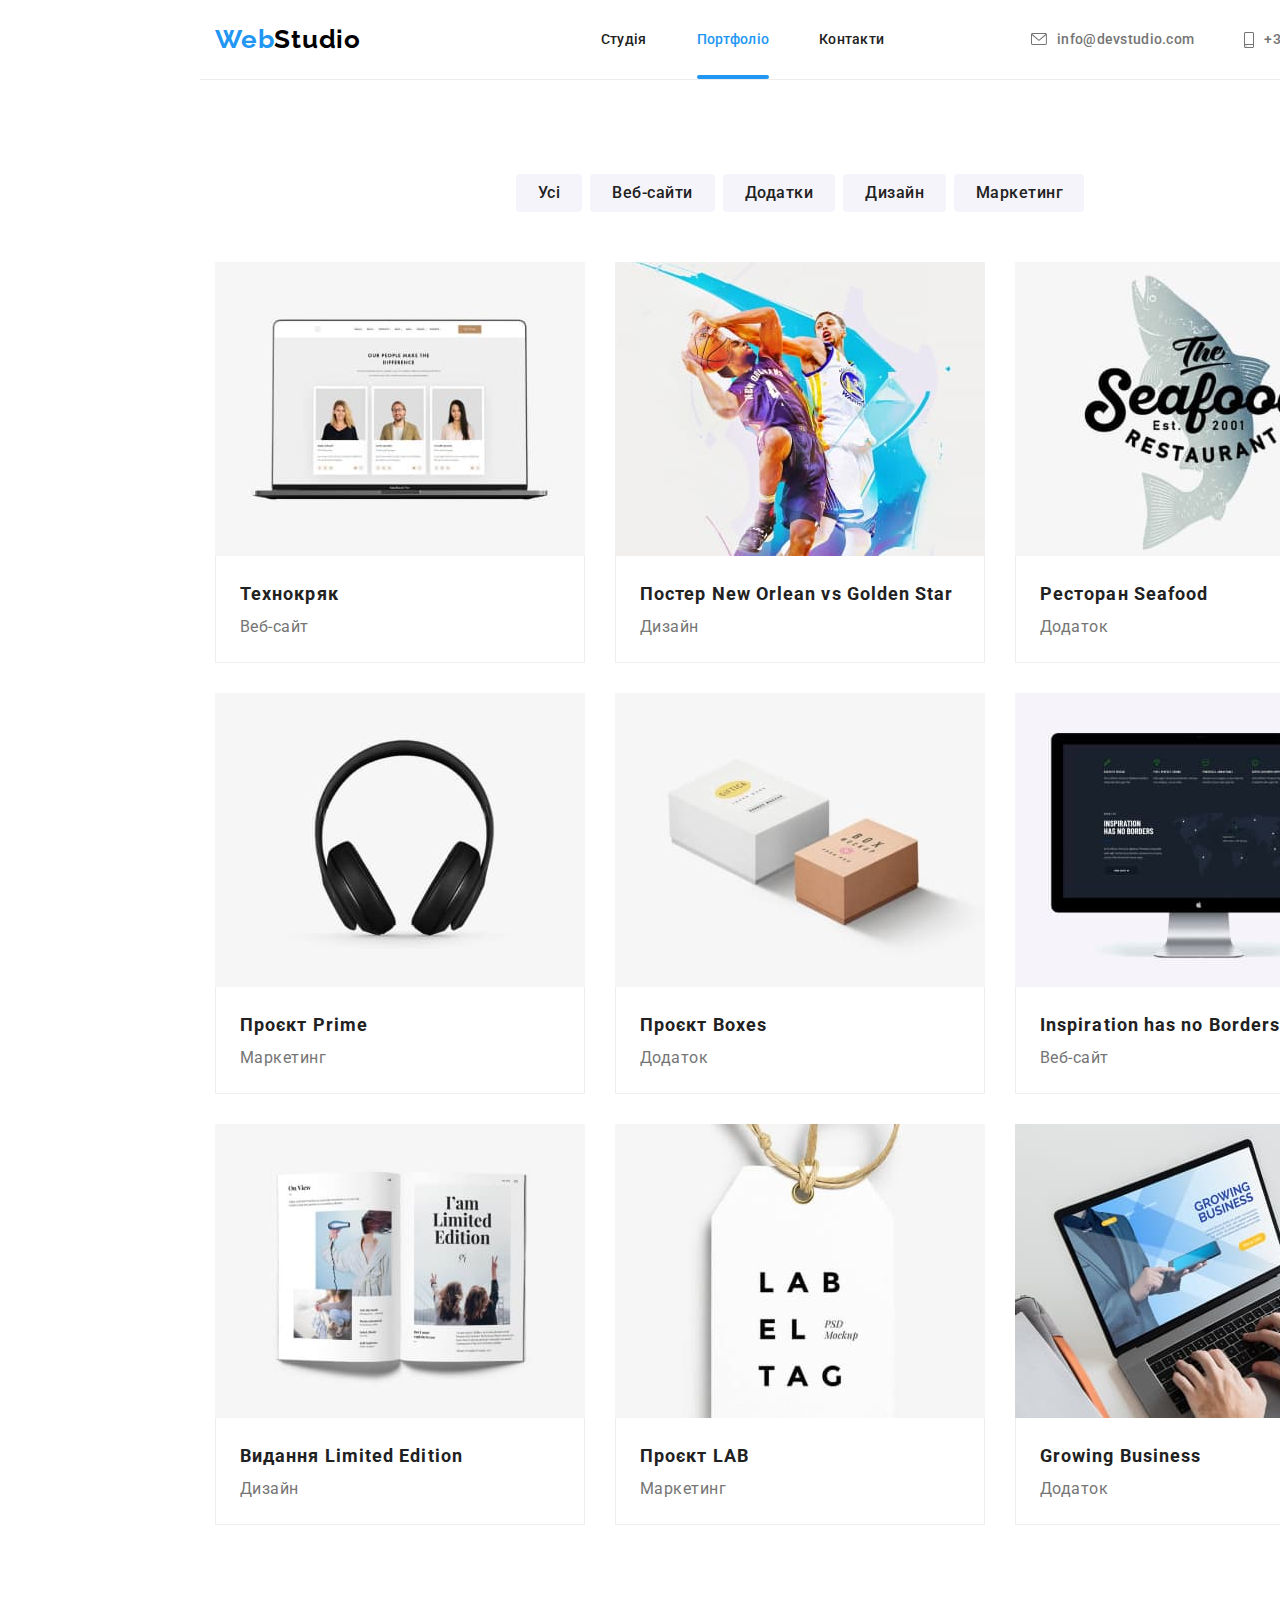
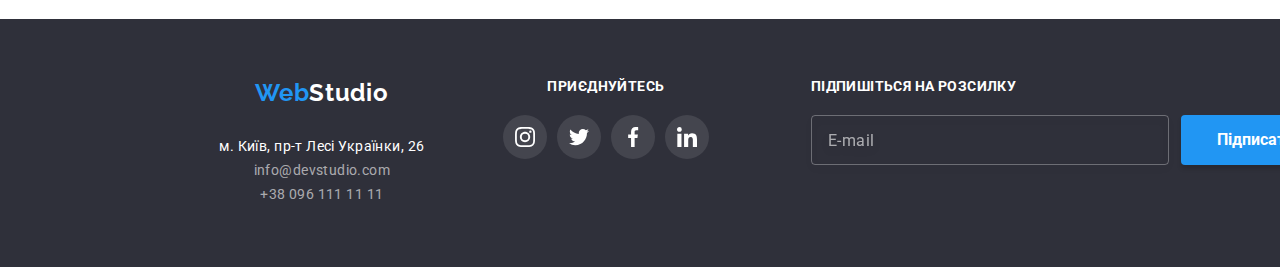
<file: portfolio.html>
<!DOCTYPE html>
<html lang="uk">
  <head>
    <meta charset="UTF-8" />
    <meta http-equiv="X-UA-Compatible" content="IE=edge" />
    <meta name="viewport" content="width=device-width, initial-scale=1.0" />
    <title>Document</title>
    <link rel="preconnect" href="https://fonts.googleapis.com" />
    <link rel="preconnect" href="https://fonts.gstatic.com" crossorigin />
    <link
      href="https://fonts.googleapis.com/css2?family=Raleway:wght@700&family=Roboto:wght@400;500;700;900&display=swap"
      rel="stylesheet"
    />
    <link
      rel="stylesheet"
      href="https://cdnjs.cloudflare.com/ajax/libs/modern-normalize/1.1.0/modern-normalize.min.css"
    />
    <link rel="stylesheet" href="./css/main.min.css" />
  </head>

  <body>
    <!--Header nav + cont.-->

    <header class="page-header">
      <div class="container page-header__main">
        <a href="./index.html" class="logo"><span class="logo__accent">Web</span>Studio</a>
        <nav>
          <ul class="nav">
            <li class="nav__item">
              <a href="./index.html" class="nav__link">Студія</a>
            </li>
            <li class="nav__item">
              <a href="./portfolio.html" class="nav__link nav__link--current">Портфоліо</a>
            </li>
            <li class="nav__item">
              <a href="" class="nav__link">Контакти</a>
            </li>
          </ul>
        </nav>

        <ul class="contact">
          <li class="contact__item">
            <a class="contact__link" href="mailto:info@devstudio.com"
              ><svg width="16px" height="12px" class="contact__icon">
                <use href="./images/icons.svg#icon-mail"></use></svg
              >info@devstudio.com</a
            >
          </li>

          <li class="contact__item">
            <a class="contact__link" href="tell:+380961111111">
              <svg width="10" height="16" class="contact__icon">
                <use href="./images/icons.svg#icon-smartphone"></use>
              </svg>
              +38 096 111 11 11</a
            >
          </li>
        </ul>
      </div>
    </header>

    <!-- Main -->
    <main>
      <section class="section">
        <div class="container">
          <!--Портфоліо (ЗАГОЛОВОК h1 прибрати в CSS)-->
          <h1 class="visually-hidden">Портфоліо</h1>

          <ul class="button-list">
            <li class="button-list__item">
              <button type="button" class="button-list__filter">Усі</button>
            </li>
            <li class="button-list__item">
              <button type="button" class="button-list__filter">Веб-сайти</button>
            </li>
            <li class="button-list__item">
              <button type="button" class="button-list__filter">Додатки</button>
            </li>
            <li class="button-list__item">
              <button type="button" class="button-list__filter">Дизайн</button>
            </li>
            <li class="button-list__item">
              <button type="button" class="button-list__filter">Маркетинг</button>
            </li>
          </ul>

          <ul class="filter-list">
            <li class="filter-list__item">
              <a class="filter-list__link" href="">
                <div class="filter-list__box">
                  <img
                    class="filter-list__photo"
                    src="./images/tehno.jpg"
                    width="370"
                    alt="веб-сайт"
                  />

                  <div class="filter-list__overlay">
                    <p class="filter-list__description">
                      Ресурс пропонує комплексні пропозиції з різним рівнем функціоналу та сервісів.
                      Все це дозволить відвідувачу отримати вичерпні відомості про компанію чи
                      приватну особу.
                    </p>
                  </div>
                </div>

                <div class="filter-list__info">
                  <h2 class="filter-list__title">Технокряк</h2>
                  <p class="filter-list__category">Веб-сайт</p>
                </div>
              </a>
            </li>
            <li class="filter-list__item">
              <a class="filter-list__link" href="">
                <div class="filter-list__box">
                  <img
                    class="filter-list__photo"
                    src="./images/orlean.jpg"
                    width="370"
                    alt="баскетбол"
                  />
                  <div class="filter-list__overlay">
                    <p class="filter-list__description">
                      Ресурс пропонує комплексні пропозиції з різним рівнем функціоналу та сервісів.
                      Все це дозволить відвідувачу отримати вичерпні відомості про компанію чи
                      приватну особу.
                    </p>
                  </div>
                </div>

                <div class="filter-list__info">
                  <h2 class="filter-list__title">Постер New Orlean vs Golden Star</h2>
                  <p class="filter-list__category">Дизайн</p>
                </div>
              </a>
            </li>
            <li class="filter-list__item">
              <a class="filter-list__link" href="">
                <div class="filter-list__box">
                  <img
                    class="filter-list__photo"
                    src="./images/seafood.jpg"
                    width="370"
                    alt="назва ресторану"
                  />
                  <div class="filter-list__overlay">
                    <p class="filter-list__description">
                      Ресурс пропонує комплексні пропозиції з різним рівнем функціоналу та сервісів.
                      Все це дозволить відвідувачу отримати вичерпні відомості про компанію чи
                      приватну особу.
                    </p>
                  </div>
                </div>
                <div class="filter-list__info">
                  <h2 class="filter-list__title">Ресторан Seafood</h2>
                  <p class="filter-list__category">Додаток</p>
                </div>
              </a>
            </li>
            <li class="filter-list__item">
              <a class="filter-list__link" href="">
                <div class="filter-list__box">
                  <img
                    class="filter-list__photo"
                    src="./images/prime.jpg"
                    width="370"
                    alt="навушники"
                  />
                  <div class="filter-list__overlay">
                    <p class="filter-list__description">
                      Ресурс пропонує комплексні пропозиції з різним рівнем функціоналу та сервісів.
                      Все це дозволить відвідувачу отримати вичерпні відомості про компанію чи
                      приватну особу.
                    </p>
                  </div>
                </div>
                <div class="filter-list__info">
                  <h2 class="filter-list__title">Проєкт Prime</h2>
                  <p class="filter-list__category">Маркетинг</p>
                </div>
              </a>
            </li>
            <li class="filter-list__item">
              <a class="filter-list__link" href="">
                <div class="filter-list__box">
                  <img
                    class="filter-list__photo"
                    src="./images/boxes.jpg"
                    width="370"
                    alt="бокси"
                  />
                  <div class="filter-list__overlay">
                    <p class="filter-list__description">
                      Ресурс пропонує комплексні пропозиції з різним рівнем функціоналу та сервісів.
                      Все це дозволить відвідувачу отримати вичерпні відомості про компанію чи
                      приватну особу.
                    </p>
                  </div>
                </div>
                <div class="filter-list__info">
                  <h2 class="filter-list__title">Проєкт Boxes</h2>
                  <p class="filter-list__category">Додаток</p>
                </div>
              </a>
            </li>
            <li class="filter-list__item">
              <a class="filter-list__link" href="">
                <div class="filter-list__box">
                  <img
                    class="filter-list__photo"
                    src="./images/inspiration.jpg"
                    width="370"
                    alt="монітор"
                  />
                  <div class="filter-list__overlay">
                    <p class="filter-list__description">
                      Ресурс пропонує комплексні пропозиції з різним рівнем функціоналу та сервісів.
                      Все це дозволить відвідувачу отримати вичерпні відомості про компанію чи
                      приватну особу.
                    </p>
                  </div>
                </div>
                <div class="filter-list__info">
                  <h2 class="filter-list__title">Inspiration has no Borders</h2>
                  <p class="filter-list__category">Веб-сайт</p>
                </div>
              </a>
            </li>
            <li class="filter-list__item">
              <a class="filter-list__link" href="">
                <div class="filter-list__box">
                  <img
                    class="filter-list__photo"
                    src="./images/edition.jpg"
                    width="370"
                    alt="книга"
                  />
                  <div class="filter-list__overlay">
                    <p class="filter-list__description">
                      Ресурс пропонує комплексні пропозиції з різним рівнем функціоналу та сервісів.
                      Все це дозволить відвідувачу отримати вичерпні відомості про компанію чи
                      приватну особу.
                    </p>
                  </div>
                </div>
                <div class="filter-list__info">
                  <h2 class="filter-list__title">Видання Limited Edition</h2>
                  <p class="filter-list__category">Дизайн</p>
                </div>
              </a>
            </li>
            <li class="filter-list__item">
              <a class="filter-list__link" href="">
                <div class="filter-list__box">
                  <img class="filter-list__photo" src="./images/lab.jpg" width="370" alt="лейбл" />
                  <div class="filter-list__overlay">
                    <p class="filter-list__description">
                      Ресурс пропонує комплексні пропозиції з різним рівнем функціоналу та сервісів.
                      Все це дозволить відвідувачу отримати вичерпні відомості про компанію чи
                      приватну особу.
                    </p>
                  </div>
                </div>
                <div class="filter-list__info">
                  <h2 class="filter-list__title">Проєкт LAB</h2>
                  <p class="filter-list__category">Маркетинг</p>
                </div>
              </a>
            </li>
            <li class="filter-list__item">
              <a class="filter-list__link" href="">
                <div class="filter-list__box">
                  <img
                    class="filter-list__photo"
                    src="./images/growing.jpg"
                    width="370"
                    alt="ноутбук"
                  />
                  <div class="filter-list__overlay">
                    <p class="filter-list__description">
                      Ресурс пропонує комплексні пропозиції з різним рівнем функціоналу та сервісів.
                      Все це дозволить відвідувачу отримати вичерпні відомості про компанію чи
                      приватну особу.
                    </p>
                  </div>
                </div>
                <div class="filter-list__info">
                  <h2 class="filter-list__title">Growing Business</h2>
                  <p class="filter-list__category">Додаток</p>
                </div>
              </a>
            </li>
          </ul>
        </div>
      </section>
    </main>

    <!--Підвал-->

    <footer class="footer">
      <div class="container">
        <div class="footer-general">
          <div>
            <a href="./index.html" class="logo-footer"
              ><span class="logo__accent">Web</span>Studio</a
            >
            <address class="footer-nav">
              <ul class="footer-nav__list">
                <li class="footer-nav__item">
                  <a
                    class="footer-nav__link"
                    href="https://goo.gl/maps/CPtrU1FHBa2aNyZL9"
                    target="_blank"
                    rel="noopener noreferrer"
                    >м. Київ, пр-т Лесі Українки, 26</a
                  >
                </li>
                <li class="footer-nav__item">
                  <a class="footer-nav__contact" href="mailto:info@devstudio.com"
                    >info@devstudio.com</a
                  >
                </li>
                <li class="footer-nav__item">
                  <a class="footer-nav__contact" href="tell:+380961111111">+38 096 111 11 11</a>
                </li>
              </ul>
            </address>
          </div>

          <!--Приєднуйтесь на мережі-->

          <div class="footer-networks">
            <h2 class="footer-networks__title">приєднуйтесь</h2>
            <ul class="footer-networks__list">
              <li class="footer-networks__item">
                <a class="footer-networks__link" href=""
                  ><svg width="20" height="20">
                    <use href="./images/icons.svg#icon-instagram"></use></svg
                ></a>
              </li>
              <li class="footer-networks__item">
                <a class="footer-networks__link" href=""
                  ><svg width="20" height="20">
                    <use href="./images/icons.svg#icon-twitter"></use></svg
                ></a>
              </li>
              <li class="footer-networks__item">
                <a class="footer-networks__link" href=""
                  ><svg width="20" height="20">
                    <use href="./images/icons.svg#icon-facebook"></use></svg
                ></a>
              </li>
              <li class="footer-networks__item">
                <a class="footer-networks__link" href=""
                  ><svg width="20" height="20">
                    <use href="./images/icons.svg#icon-linkedin"></use></svg
                ></a>
              </li>
            </ul>
          </div>

          <!-- Підпишіться на зозсилку -->

          <form class="footer-form">
            <p class="footer-form__title">Підпишіться на розсилку</p>

            <div class="footer-form__label">
              <label>
                <input class="footer-form__input" type="email" name="mail" placeholder="E-mail" />
              </label>

              <button class="footer-form__button" type="submit">
                Підписатися
                <svg width="24" height="24" class="footer-form__icon">
                  <use href="./images/icons.svg#icon-send"></use>
                </svg>
              </button>
            </div>
          </form>
        </div>
      </div>
    </footer>
  </body>
</html>
</file>
<file: css/main.min.css>
ul{list-style:none;margin:0}img{display:block;max-width:100%;height:auto}.visually-hidden{position:absolute;white-space:nowrap;width:1px;height:1px;overflow:hidden;border:0;padding:0;clip:rect(0 0 0 0);-webkit-clip-path:inset(50%);clip-path:inset(50%);margin:-1px}html{-webkit-box-sizing:border-box;box-sizing:border-box}*,*::before,*::after{-webkit-box-sizing:inherit;box-sizing:inherit}body{color:#757575;background-color:#fff;font-family:"Roboto",sans-serif;margin-right:auto;margin-left:auto}@media screen and (min-width: 480px){body{width:480px;position:relative}}@media screen and (min-width: 768px){body{width:768px}}@media screen and (min-width: 1200px){body{width:1600px}}.backdrop{position:fixed;width:100%;height:100%;left:0px;top:0px;z-index:1;background:rgba(0,0,0,.2);opacity:1;-webkit-transition:opacity 250ms cubic-bezier(0.4, 0, 0.2, 1);transition:opacity 250ms cubic-bezier(0.4, 0, 0.2, 1);overflow-y:scroll}.backdrop.is-hidden{opacity:0;pointer-events:none}.backdrop.is-hidden .modal-form{-webkit-transform:translate(-50%, -50%) scale(0.8);transform:translate(-50%, -50%) scale(0.8)}.modal-form{position:absolute;top:50%;left:50%;width:450px;padding:40px;border-radius:4px;background-color:#fff;-webkit-transform:translate(-50%, -50%) scale(1);transform:translate(-50%, -50%) scale(1);-webkit-transition:-webkit-transform 250ms cubic-bezier(0.4, 0, 0.2, 1);transition:-webkit-transform 250ms cubic-bezier(0.4, 0, 0.2, 1);transition:transform 250ms cubic-bezier(0.4, 0, 0.2, 1);transition:transform 250ms cubic-bezier(0.4, 0, 0.2, 1), -webkit-transform 250ms cubic-bezier(0.4, 0, 0.2, 1)}@media screen and (min-width: 1200px){.modal-form{width:528px}}.modal-form__close{position:absolute;display:-webkit-box;display:-ms-flexbox;display:flex;-webkit-box-pack:center;-ms-flex-pack:center;justify-content:center;-webkit-box-align:center;-ms-flex-align:center;align-items:center;top:8px;right:8px;width:30px;height:30px;background-color:#fff;fill:#000;border:1px solid rgba(0,0,0,.1);border-radius:50%;cursor:pointer;-webkit-transition:fill 250ms cubic-bezier(0.4, 0, 0.2, 1);transition:fill 250ms cubic-bezier(0.4, 0, 0.2, 1)}.modal-form__close:hover,.modal-form__close:focus{outline:none;border:1px solid rgba(0,0,0,.1);fill:#2196f3}.modal-form__title{margin-top:0;text-align:center;margin-bottom:12px;font-weight:700;font-size:20px;line-height:1.15;letter-spacing:.03em;color:#212121}.modal-form__label{font-weight:400;font-size:12px;line-height:1.16;letter-spacing:.01em;color:#757575}.modal-form__feedback{display:-webkit-box;display:-ms-flexbox;display:flex;-webkit-box-orient:vertical;-webkit-box-direction:normal;-ms-flex-direction:column;flex-direction:column;margin-bottom:20px}.modal-form__field{position:relative;display:-webkit-box;display:-ms-flexbox;display:flex;-webkit-box-orient:vertical;-webkit-box-direction:normal;-ms-flex-direction:column;flex-direction:column;margin-bottom:10px}.modal-form__input{position:relative;margin-top:4px;padding:11px 12px 12px 42px;height:40px;border:1px solid rgba(33,33,33,.2);border-radius:4px;width:100%;-webkit-transition:border 250ms cubic-bezier(0.4, 0, 0.2, 1);transition:border 250ms cubic-bezier(0.4, 0, 0.2, 1)}.modal-form__input:hover,.modal-form__input:focus{outline:none;border:1px solid #2196f3}.modal-form__textarea{display:block;margin-top:4px;padding:16px 12px;width:100%;height:120px;resize:none}.modal-form__icon{display:inline-block;position:absolute;bottom:11px;left:12px;fill:#212121;-webkit-transition:fill 250ms cubic-bezier(0.4, 0, 0.2, 1);transition:fill 250ms cubic-bezier(0.4, 0, 0.2, 1)}.modal-form__input::-webkit-input-placeholder{font-weight:400;font-size:12px;line-height:1.16;letter-spacing:.01em;color:rgba(117,117,117,.5)}.modal-form__input::-moz-placeholder{font-weight:400;font-size:12px;line-height:1.16;letter-spacing:.01em;color:rgba(117,117,117,.5)}.modal-form__input:-ms-input-placeholder{font-weight:400;font-size:12px;line-height:1.16;letter-spacing:.01em;color:rgba(117,117,117,.5)}.modal-form__input::-ms-input-placeholder{font-weight:400;font-size:12px;line-height:1.16;letter-spacing:.01em;color:rgba(117,117,117,.5)}.modal-form__input::placeholder{font-weight:400;font-size:12px;line-height:1.16;letter-spacing:.01em;color:rgba(117,117,117,.5)}.modal-form__button{display:-webkit-box;display:-ms-flexbox;display:flex;height:50px;outline:none;-webkit-box-align:center;-ms-flex-align:center;align-items:center;text-align:center;cursor:pointer;padding:10px 52px;color:#fff;background-color:#2196f3;font-family:inherit;font-weight:700;font-size:16px;line-height:1.88;letter-spacing:.06em;border:#2196f3;border-radius:4px;margin:0 auto;-webkit-box-shadow:0px 4px 4px rgba(0,0,0,.15);box-shadow:0px 4px 4px rgba(0,0,0,.15);-webkit-transition:background-color 250ms cubic-bezier(0.4, 0, 0.2, 1);transition:background-color 250ms cubic-bezier(0.4, 0, 0.2, 1)}.modal-form__button:hover,.modal-form__button:focus{background-color:#188ce8;background-origin:padding-box}.modal-form__input:hover~.modal-form__icon{fill:#2196f3}.modal-form__input:focus~.modal-form__icon{fill:#2196f3}.checkbox{display:-webkit-box;display:-ms-flexbox;display:flex;-webkit-box-align:center;-ms-flex-align:center;align-items:center;-webkit-box-pack:center;-ms-flex-pack:center;justify-content:center;margin-bottom:30px;font-style:normal;font-weight:400;font-size:12px;line-height:1.16;letter-spacing:.03em}@media screen and (min-width: 1200px){.checkbox{font-style:normal;font-weight:400;font-size:14px;line-height:1.71px;letter-spacing:.03em}}.checkbox__link{color:#2196f3}.checkbox__input{display:-webkit-box;display:-ms-flexbox;display:flex;-webkit-box-pack:center;-ms-flex-pack:center;justify-content:center;text-align:center;-webkit-box-align:center;-ms-flex-align:center;align-items:center;margin-left:auto;margin-right:auto;position:absolute;width:1px;height:1px;overflow:hidden;border:0;padding:0;clip:rect(0 0 0 0);-webkit-clip-path:inset(50%);clip-path:inset(50%);margin:-1px}.checkbox__policy{display:-webkit-box;display:-ms-flexbox;display:flex;-webkit-box-align:center;-ms-flex-align:center;align-items:center;-webkit-box-pack:center;-ms-flex-pack:center;justify-content:center}.checkbox__icon{display:inline-block;-webkit-box-pack:center;-ms-flex-pack:center;justify-content:center;-webkit-box-align:center;-ms-flex-align:center;align-items:center;cursor:pointer;margin-right:7px;width:15px;height:15px;border:2px solid #212121;border-radius:2px}.checkbox__input:checked+.checkbox__icon{background:#2196f3;border:2px solid #2196f3;background-image:url(../images/check.svg);background-size:contain;background-origin:border-box;background-position:center;background-repeat:no-repeat}.page-header__main{display:-webkit-box;display:-ms-flexbox;display:flex;-webkit-box-align:center;-ms-flex-align:center;align-items:center;-webkit-box-pack:justify;-ms-flex-pack:justify;justify-content:space-between;height:60px;border-bottom-width:1px;border-bottom-style:solid;border-bottom-color:#ececec}@media screen and (min-width: 768px){.page-header__main{height:80px}}.container{padding-top:0;padding-bottom:0;padding-right:15px;padding-left:15px;margin-left:auto;margin-right:auto}@media screen and (min-width: 1200px){.container{width:1200px}}.section{padding-top:94px;padding-bottom:94px}@media screen and (max-width: 1199px){.section{padding-top:60px;padding-bottom:60px}}.logo{display:block;color:#000;font-family:"Raleway",sans-serif;font-style:normal;font-weight:700;font-size:26px;line-height:1.19;letter-spacing:.03em;text-decoration:none}.logo__accent{color:#2196f3}.logo-footer{color:#fff;font-family:"Raleway",sans-serif;font-style:normal;font-weight:700;font-size:24px;line-height:1.16;letter-spacing:.03em;text-decoration:none;display:block;margin-bottom:28px}.footer-nav{font-style:normal;font-weight:400;font-size:14px;line-height:1.71;letter-spacing:.03em}.footer-nav__link{color:#fff;text-decoration:none;-webkit-transition:color 250ms cubic-bezier(0.4, 0, 0.2, 1);transition:color 250ms cubic-bezier(0.4, 0, 0.2, 1)}.footer-nav__link:hover,.footer-nav__link:focus{color:#2196f3}.footer-nav__contact{color:rgba(255,255,255,.6);text-decoration:none;-webkit-transition:color 250ms cubic-bezier(0.4, 0, 0.2, 1);transition:color 250ms cubic-bezier(0.4, 0, 0.2, 1)}.footer-nav__contact:hover,.footer-nav__contact:focus{color:#2196f3}.footer-nav__list{display:block;padding-left:0;padding-right:0;margin:0}@media screen and (max-width: 767px){.footer-nav__item:nth-child(-n+2){margin-bottom:12px}}.hero{background-color:#2f303a;margin:auto;padding-top:118px;padding-bottom:118px;max-width:1600px;height:400px;background-position:center;background-repeat:no-repeat;background:-webkit-gradient(linear, left top, right top, from(rgba(47, 48, 58, 0.4)), to(rgba(47, 48, 58, 0.4))),url(../images/hero/img_mob@1x.jpg);background:linear-gradient(to right, rgba(47, 48, 58, 0.4), rgba(47, 48, 58, 0.4)),url(../images/hero/img_mob@1x.jpg)}@media screen and (min-device-pixel-ratio: 2),(-webkit-min-device-pixel-ratio: 2),(min-resolution: 192dpi),(min-resolution: 2dppx){.hero{background:-webkit-gradient(linear, left top, right top, from(rgba(47, 48, 58, 0.4)), to(rgba(47, 48, 58, 0.4))),url(../images/hero/img_mob@2x.jpg);background:linear-gradient(to right, rgba(47, 48, 58, 0.4), rgba(47, 48, 58, 0.4)),url(../images/hero/img_mob@2x.jpg)}}@media screen and (min-width: 768px){.hero{background:-webkit-gradient(linear, left top, right top, from(rgba(47, 48, 58, 0.4)), to(rgba(47, 48, 58, 0.4))),url(../images/hero/img_tab@1x.jpg);background:linear-gradient(to right, rgba(47, 48, 58, 0.4), rgba(47, 48, 58, 0.4)),url(../images/hero/img_tab@1x.jpg)}}@media screen and (min-width: 768px)and (min-device-pixel-ratio: 2),screen and (min-width: 768px)and (-webkit-min-device-pixel-ratio: 2),screen and (min-width: 768px)and (min-resolution: 192dpi),screen and (min-width: 768px)and (min-resolution: 2dppx){.hero{background:-webkit-gradient(linear, left top, right top, from(rgba(47, 48, 58, 0.4)), to(rgba(47, 48, 58, 0.4))),url(../images/hero/img_tab@2x.jpg);background:linear-gradient(to right, rgba(47, 48, 58, 0.4), rgba(47, 48, 58, 0.4)),url(../images/hero/img_tab@2x.jpg)}}@media screen and (min-width: 1200px){.hero{background:-webkit-gradient(linear, left top, right top, from(rgba(47, 48, 58, 0.4)), to(rgba(47, 48, 58, 0.4))),url(../images/hero/img_des@1x.jpg);background:linear-gradient(to right, rgba(47, 48, 58, 0.4), rgba(47, 48, 58, 0.4)),url(../images/hero/img_des@1x.jpg);height:600px;padding-top:200px;padding-bottom:200px}}@media screen and (min-width: 1200px)and (min-device-pixel-ratio: 2),screen and (min-width: 1200px)and (-webkit-min-device-pixel-ratio: 2),screen and (min-width: 1200px)and (min-resolution: 192dpi),screen and (min-width: 1200px)and (min-resolution: 2dppx){.hero{background:-webkit-gradient(linear, left top, right top, from(rgba(47, 48, 58, 0.4)), to(rgba(47, 48, 58, 0.4))),url(../images/hero/img_des@2x.jpg);background:linear-gradient(to right, rgba(47, 48, 58, 0.4), rgba(47, 48, 58, 0.4)),url(../images/hero/img_des@2x.jpg)}}.hero__title{color:#fff;text-align:center;font-weight:900;font-size:26px;line-height:1.61;letter-spacing:.06em;text-transform:uppercase;margin:0 auto 30px}@media screen and (min-width: 768px){.hero__title{width:360px}}@media screen and (min-width: 1200px){.hero__title{width:696px;font-size:44px;line-height:1.36}}.hero__button{cursor:pointer;color:#fff;background-color:#2196f3;font-family:inherit;font-weight:700;font-size:16px;line-height:1.88;display:-webkit-box;display:-ms-flexbox;display:flex;-webkit-box-align:center;-ms-flex-align:center;align-items:center;text-align:center;letter-spacing:.06em;border-radius:4px;padding:10px 32px;margin:0 auto;border:none;-webkit-transition:background-color 250ms cubic-bezier(0.4, 0, 0.2, 1);transition:background-color 250ms cubic-bezier(0.4, 0, 0.2, 1)}.hero__button:hover,.hero__button:focus{background-color:#188ce8}.button-list{display:-webkit-box;display:-ms-flexbox;display:flex;-webkit-box-pack:center;-ms-flex-pack:center;justify-content:center;margin-top:0;margin-bottom:50px;padding:0}.button-list__item+.button-list__item{margin-left:8px}.button-list__filter{cursor:pointer;color:#212121;background:#f5f4fa;font-family:inherit;font-weight:500;font-size:16px;line-height:1.63;text-align:center;letter-spacing:.03em;border-radius:4px;padding:6px 22px;max-width:130px;border:none;-webkit-transition:background-color 250ms cubic-bezier(0.4, 0, 0.2, 1),color 250ms cubic-bezier(0.4, 0, 0.2, 1),-webkit-box-shadow 250ms cubic-bezier(0.4, 0, 0.2, 1);transition:background-color 250ms cubic-bezier(0.4, 0, 0.2, 1),color 250ms cubic-bezier(0.4, 0, 0.2, 1),-webkit-box-shadow 250ms cubic-bezier(0.4, 0, 0.2, 1);transition:background-color 250ms cubic-bezier(0.4, 0, 0.2, 1),color 250ms cubic-bezier(0.4, 0, 0.2, 1),box-shadow 250ms cubic-bezier(0.4, 0, 0.2, 1);transition:background-color 250ms cubic-bezier(0.4, 0, 0.2, 1),color 250ms cubic-bezier(0.4, 0, 0.2, 1),box-shadow 250ms cubic-bezier(0.4, 0, 0.2, 1),-webkit-box-shadow 250ms cubic-bezier(0.4, 0, 0.2, 1)}.button-list__filter:hover,.button-list__filter:focus{color:#fff;background-color:#2196f3;-webkit-box-shadow:0px 3px 1px rgba(0,0,0,.1),0px 1px 2px rgba(0,0,0,.08),0px 2px 2px rgba(0,0,0,.12);box-shadow:0px 3px 1px rgba(0,0,0,.1),0px 1px 2px rgba(0,0,0,.08),0px 2px 2px rgba(0,0,0,.12);border-radius:4px}.features{padding:0;margin:0}@media screen and (min-width: 768px){.features{display:-webkit-box;display:-ms-flexbox;display:flex;-ms-flex-wrap:wrap;flex-wrap:wrap;-webkit-box-pack:center;-ms-flex-pack:center;justify-content:center;padding:0;margin:-15px}}@media screen and (min-width: 1200px){.features{margin:0;gap:30px}}@media screen and (min-width: 768px){.features__item{width:calc((100% - 60px)/2);margin:15px}}@media screen and (min-width: 1200px){.features__item{margin:0;width:calc((100% - 90px)/4)}}@media screen and (max-width: 767px){.features__item:not(:last-child){margin-bottom:30px}}.features__block{margin-bottom:30px;height:120px;display:-webkit-box;display:-ms-flexbox;display:flex;-webkit-box-pack:center;-ms-flex-pack:center;justify-content:center;-webkit-box-align:center;-ms-flex-align:center;align-items:center;background-color:#f5f4fa}.features__title{color:#212121;font-weight:700;font-size:14px;line-height:1.14;letter-spacing:.03em;text-transform:uppercase;text-align:center;padding:0;margin-top:0;margin-bottom:10px}@media screen and (min-width: 768px){.features__title{text-align:start}}.features__text{font-size:14px;line-height:1.71;letter-spacing:.03em;margin-top:0;margin-bottom:0}.section__works{padding-top:0}@media screen and (max-width: 1200px){.section__works{display:none}}.works__title{color:#212121;font-weight:700;font-size:36px;line-height:1.16;text-align:center;letter-spacing:.03em;margin-top:0;margin-bottom:50px}.works-list{display:-webkit-box;display:-ms-flexbox;display:flex;padding:0;margin-top:0;margin-bottom:0}.works-list__item{width:370px;position:relative}.works-list__img{display:block}.works-list__item+.works-list__item{margin-left:30px}.works-list__block{display:-webkit-box;display:-ms-flexbox;display:flex;-webkit-box-pack:center;-ms-flex-pack:center;justify-content:center;-webkit-box-align:center;-ms-flex-align:center;align-items:center;position:absolute;width:100%;height:70px;bottom:0;background:rgba(47,48,58,.8)}.works-list__text{margin:0;font-style:normal;font-weight:700;font-size:14px;line-height:1.14;text-align:center;letter-spacing:.03em;text-transform:uppercase;color:#fff}.team{background-color:#f5f4fa}.team__title{color:#212121;font-weight:700;font-size:28px;line-height:1.17;text-align:center;letter-spacing:.03em;margin-top:0;margin-bottom:30px}@media screen and (min-width: 1200px){.team__title{font-size:36px;line-height:1.16}}.team-list{display:block;margin:0;padding:0}@media screen and (min-width: 768px){.team-list{display:-webkit-box;display:-ms-flexbox;display:flex;-ms-flex-wrap:wrap;flex-wrap:wrap;-webkit-box-pack:center;-ms-flex-pack:center;justify-content:center;padding:0;margin:-15px}}@media screen and (min-width: 1200px){.team-list{-ms-flex-wrap:nowrap;flex-wrap:nowrap;margin:0}}@media screen and (min-width: 768px){.team-list__item{width:calc((100% - 60px)/2);margin:15px}}@media screen and (min-width: 1200px){.team-list__item{margin:0}}@media screen and (min-width: 1200px){.team-list__item+.team-list__item{margin-left:30px}}.team-list__item{background-color:#fff;-webkit-box-shadow:0px 1px 3px rgba(0,0,0,.12),0px 1px 1px rgba(0,0,0,.14),0px 2px 1px rgba(0,0,0,.2);box-shadow:0px 1px 3px rgba(0,0,0,.12),0px 1px 1px rgba(0,0,0,.14),0px 2px 1px rgba(0,0,0,.2);border-radius:0px 0px 4px 4px}@media screen and (max-width: 767px){.team-list__item:not(:last-child){margin-bottom:30px}}.team-list__description{text-align:center;padding-top:30px;padding-bottom:30px}.team-list__user{color:#212121;font-weight:500;font-size:16px;line-height:1.18;letter-spacing:.03em;margin-top:0;margin-bottom:10px}.team-list__major{margin:0;font-size:16px;line-height:1.18;letter-spacing:.03em;margin-bottom:16px}.team-list__photo{width:100%;display:block}.social-networks{display:-webkit-box;display:-ms-flexbox;display:flex;-webkit-box-pack:center;-ms-flex-pack:center;justify-content:center;padding:0}.social-networks__item{background-color:#fff}.social-networks__item:not(:last-child){margin-right:10px}.social-networks__link{display:-webkit-box;display:-ms-flexbox;display:flex;width:44px;height:44px;border-radius:50%;-webkit-box-pack:center;-ms-flex-pack:center;justify-content:center;-webkit-box-align:center;-ms-flex-align:center;align-items:center;background-color:#fff;fill:#afb1b8;-webkit-transition:background-color 250ms cubic-bezier(0.4, 0, 0.2, 1),fill 250ms cubic-bezier(0.4, 0, 0.2, 1);transition:background-color 250ms cubic-bezier(0.4, 0, 0.2, 1),fill 250ms cubic-bezier(0.4, 0, 0.2, 1)}.social-networks__link:hover{fill:#fff;background-color:#2196f3}.clients-title{color:#212121;font-weight:700;font-size:28px;line-height:1.17;text-align:center;letter-spacing:.03em;margin-top:0;margin-bottom:30px}@media screen and (min-width: 1200px){.clients-title{font-size:36px;line-height:1.16}}.company-list{display:-webkit-box;display:-ms-flexbox;display:flex;-ms-flex-wrap:wrap;flex-wrap:wrap;-webkit-box-pack:justify;-ms-flex-pack:justify;justify-content:space-between;padding:0;gap:30px}.company-list__item{width:calc((100% - 30px)/2)}@media screen and (min-width: 768px){.company-list__item{width:calc((100% - 60px)/3)}}@media screen and (min-width: 1200px){.company-list__item{width:calc((100% - 150px)/6)}}.company-list__link{display:-webkit-box;display:-ms-flexbox;display:flex;height:92px;-webkit-box-pack:center;-ms-flex-pack:center;justify-content:center;-webkit-box-align:center;-ms-flex-align:center;align-items:center;border-radius:4%;border:1px solid rgba(0,0,0,.25);background-color:#fff;fill:#afb1b8;-webkit-transition:border 250ms cubic-bezier(0.4, 0, 0.2, 1),fill 250ms cubic-bezier(0.4, 0, 0.2, 1);transition:border 250ms cubic-bezier(0.4, 0, 0.2, 1),fill 250ms cubic-bezier(0.4, 0, 0.2, 1)}.company-list__link:hover{fill:#2196f3;border:1px solid #2196f3}.footer{background-color:#2f303a;padding-top:60px;padding-bottom:60px;margin:auto;text-align:center}@media screen and (min-width: 768px){.footer-general{display:-webkit-box;display:-ms-flexbox;display:flex;-ms-flex-wrap:wrap;flex-wrap:wrap;-ms-flex-pack:distribute;justify-content:space-around;margin-right:0}}@media screen and (max-width: 1199px){.footer-navigation{margin-bottom:60px}}@media screen and (min-width: 1200px){.footer-navigation{display:block;text-align:start}}@media screen and (max-width: 767px){.footer-networks{margin-bottom:60px}}@media screen and (min-width: 1200px){.footer-networks{margin-left:70px}}.footer-networks__title{color:#fff;font-family:"Roboto";font-style:normal;font-weight:700;font-size:14px;line-height:1.14;letter-spacing:.03em;text-transform:uppercase;margin-top:0;margin-bottom:20px}.footer-networks__list{display:-webkit-box;display:-ms-flexbox;display:flex;-webkit-box-pack:center;-ms-flex-pack:center;justify-content:center;padding:0;margin:0}.footer-networks__link{display:-webkit-box;display:-ms-flexbox;display:flex;width:44px;height:44px;border-radius:50%;-webkit-box-pack:center;-ms-flex-pack:center;justify-content:center;-webkit-box-align:center;-ms-flex-align:center;align-items:center;background-color:rgba(255,255,255,.1);fill:#fff;-webkit-transition:background-color 250ms cubic-bezier(0.4, 0, 0.2, 1);transition:background-color 250ms cubic-bezier(0.4, 0, 0.2, 1)}.footer-networks__link:hover{background-color:#2196f3}.footer-networks__item:not(:last-child){margin-right:10px}@media screen and (min-width: 1200px){.footer-form{margin-left:93px}}.footer-form__title{margin-top:0;margin-bottom:20px;font-weight:700;font-size:14px;line-height:1.14;letter-spacing:.03em;text-transform:uppercase;color:#fff}@media screen and (min-width: 1200px){.footer-form__title{text-align:start}}.footer-form__input{margin-bottom:20px;-webkit-box-pack:center;-ms-flex-pack:center;justify-content:center;-webkit-box-align:center;-ms-flex-align:center;align-items:center;width:358px;height:50px;padding:15px 16px;background-color:rgba(0,0,0,0);border:1px solid rgba(255,255,255,.3);-webkit-filter:drop-shadow(0px 4px 4px rgba(0, 0, 0, 0.15));filter:drop-shadow(0px 4px 4px rgba(0, 0, 0, 0.15));border-radius:4px;color:#fff}@media screen and (min-width: 1200px){.footer-form__input{display:inline-block}}.footer-form__input::-webkit-input-placeholder{-webkit-box-align:center;align-items:center;font-weight:400;font-size:16px;line-height:1.16;letter-spacing:.03em;color:rgba(255,255,255,.6)}.footer-form__input::-moz-placeholder{align-items:center;font-weight:400;font-size:16px;line-height:1.16;letter-spacing:.03em;color:rgba(255,255,255,.6)}.footer-form__input:-ms-input-placeholder{-ms-flex-align:center;align-items:center;font-weight:400;font-size:16px;line-height:1.16;letter-spacing:.03em;color:rgba(255,255,255,.6)}.footer-form__input::-ms-input-placeholder{-ms-flex-align:center;align-items:center;font-weight:400;font-size:16px;line-height:1.16;letter-spacing:.03em;color:rgba(255,255,255,.6)}.footer-form__input::placeholder{-webkit-box-align:center;-ms-flex-align:center;align-items:center;font-weight:400;font-size:16px;line-height:1.16;letter-spacing:.03em;color:rgba(255,255,255,.6)}@media screen and (min-width: 1200px){.footer-form__input::-webkit-input-placeholder{display:-webkit-box;display:flex}.footer-form__input::-moz-placeholder{display:flex}.footer-form__input:-ms-input-placeholder{display:-ms-flexbox;display:flex}.footer-form__input::-ms-input-placeholder{display:-ms-flexbox;display:flex}.footer-form__input::placeholder{display:-webkit-box;display:-ms-flexbox;display:flex}}@media screen and (min-width: 1200px){.footer-form__label{display:-webkit-box;display:-ms-flexbox;display:flex;-webkit-box-pack:center;-ms-flex-pack:center;justify-content:center}}.footer-form__button{display:-webkit-box;display:-ms-flexbox;display:flex;text-align:center;-webkit-box-pack:center;-ms-flex-pack:center;justify-content:center;-webkit-box-align:center;-ms-flex-align:center;align-items:center;margin-left:auto;margin-right:auto;width:200px;height:50px;cursor:pointer;border:none;outline:none;background-color:#2196f3;-webkit-box-shadow:0px 4px 4px rgba(0,0,0,.15);box-shadow:0px 4px 4px rgba(0,0,0,.15);border-radius:4px;font-weight:700;font-size:16px;line-height:30px;color:#fff;-webkit-transition:background-color 250ms cubic-bezier(0.4, 0, 0.2, 1);transition:background-color 250ms cubic-bezier(0.4, 0, 0.2, 1)}.footer-form__button:hover,.footer-form__button:focus{background-color:#188ce8;background-origin:padding-box}@media screen and (min-width: 1200px){.footer-form__button{margin-left:12px}}.footer-form__icon{margin-left:10px;fill:#fff}.filter-list{display:-webkit-box;display:-ms-flexbox;display:flex;-ms-flex-wrap:wrap;flex-wrap:wrap;padding:0;margin:0}.filter-list__item{width:370px;margin-right:30px;margin-bottom:30px}.filter-list__info{padding:20px 24px;display:block;border-right-width:1px;border-right-style:solid;border-right-color:#eee;border-bottom-width:1px;border-bottom-style:solid;border-bottom-color:#eee;border-left-width:1px;border-left-style:solid;border-left-color:#eee}.filter-list__item:nth-child(3n){margin-right:0}.filter-list__item:nth-last-child(-n+3){margin-bottom:0}.filter-list__title{color:#212121;font-weight:700;font-size:18px;line-height:2;letter-spacing:.06em;padding:0}.filter-list__category{color:#757575;font-size:16px;line-height:1.88;letter-spacing:.03em}.filter-list__link{text-decoration:none;display:block;-webkit-transition:-webkit-box-shadow 250ms cubic-bezier(0.4, 0, 0.2, 1);transition:-webkit-box-shadow 250ms cubic-bezier(0.4, 0, 0.2, 1);transition:box-shadow 250ms cubic-bezier(0.4, 0, 0.2, 1);transition:box-shadow 250ms cubic-bezier(0.4, 0, 0.2, 1), -webkit-box-shadow 250ms cubic-bezier(0.4, 0, 0.2, 1)}.filter-list__link:hover{-webkit-box-shadow:0px 1px 1px rgba(0,0,0,.12),0px 4px 4px rgba(0,0,0,.06),1px 4px 6px rgba(0,0,0,.16);box-shadow:0px 1px 1px rgba(0,0,0,.12),0px 4px 4px rgba(0,0,0,.06),1px 4px 6px rgba(0,0,0,.16)}.filter-list__link:hover .filter-list__overlay{-webkit-transform:translate(0);transform:translate(0)}.filter-list__overlay{position:absolute;right:0;bottom:0;width:100%;height:100%;background:rgba(33,150,243,.9);-webkit-transform:translateY(101%);transform:translateY(101%);-webkit-transition:-webkit-transform 250ms cubic-bezier(0.4, 0, 0.2, 1);transition:-webkit-transform 250ms cubic-bezier(0.4, 0, 0.2, 1);transition:transform 250ms cubic-bezier(0.4, 0, 0.2, 1);transition:transform 250ms cubic-bezier(0.4, 0, 0.2, 1), -webkit-transform 250ms cubic-bezier(0.4, 0, 0.2, 1)}.filter-list__overlay .filter-list__description{margin:0;padding:64px 24px;font-weight:400;font-size:18px;line-height:1.55;letter-spacing:.03em;color:#fff}.filter-list__photo{display:block}.filter-list__box{position:relative;overflow:hidden}.filter-list__link,.filter-list__title,.filter-list__category{margin-top:0;margin-bottom:0}.menu-toggle{display:-webkit-inline-box;display:-ms-inline-flexbox;display:inline-flex;margin:0;padding:0;border:none;background-color:rgba(0,0,0,0)}.menu-toggle__img-menu{fill:#212121;cursor:pointer}.menu-toggle__img-menu:hover,.menu-toggle__img-menu:focus{fill:#2196f3}@media screen and (min-width: 768px){.menu-toggle{display:none}}.menu-toggle.is-open .icon-cross{display:block}.menu-toggle.is-open .icon-menu{display:none}@media screen and (max-width: 767px){.menu-container{z-index:999;display:none;position:absolute;top:0;left:0;width:100%;background-color:#fff;padding:40px}.menu-container.is-open{display:block;display:-webkit-box;display:-ms-flexbox;display:flex;-webkit-box-orient:vertical;-webkit-box-direction:normal;-ms-flex-direction:column;flex-direction:column}}@media screen and (min-width: 768px){.menu-container{display:-webkit-box;display:-ms-flexbox;display:flex;-webkit-box-flex:1;-ms-flex-positive:1;flex-grow:1;-webkit-box-pack:justify;-ms-flex-pack:justify;justify-content:space-between;-webkit-box-align:center;-ms-flex-align:center;align-items:center}}.menu-container .menu-toggle{position:absolute;top:16px;right:16px}.nav{margin-top:0;margin-bottom:265px;padding:0}.nav__link{font-style:normal;font-weight:500;font-size:40px;line-height:1.17;letter-spacing:.02em;color:#212121;text-decoration:none}.nav__link:hover,.nav__link:focus{color:#2196f3}@media screen and (min-width: 768px){.nav__link{font-size:14px;line-height:1.14;text-decoration:none}.nav__link:hover,.nav__link:focus{color:#2196f3}}.nav__link--current{color:#2196f3}@media screen and (max-width: 767px){.nav__item:not(:last-child){margin-bottom:32px}}@media screen and (min-width: 768px){.nav{display:-webkit-box;display:-ms-flexbox;display:flex;margin-left:93px;padding:0;margin-bottom:0}.nav__item{position:relative}.nav__item+.nav__item{margin-left:50px}.nav .nav__link,.nav .nav__link--current{display:block;padding-top:32px;padding-bottom:32px;-webkit-transition:color 250ms cubic-bezier(0.4, 0, 0.2, 1);transition:color 250ms cubic-bezier(0.4, 0, 0.2, 1)}.nav__link--current::before{position:absolute;content:"";bottom:0;width:100%;height:4px;background:#2196f3;border-radius:2px}}.contact{padding:0;margin:0;text-decoration:none}@media screen and (max-width: 767px){.contact{display:-webkit-box;display:-ms-flexbox;display:flex;-webkit-box-orient:vertical;-webkit-box-direction:reverse;-ms-flex-direction:column-reverse;flex-direction:column-reverse}.contact__item:nth-child(2){margin-bottom:32px}}.contact__link{text-decoration:none;font-style:normal;font-weight:500;font-size:24px;line-height:1.16;letter-spacing:.02em;color:#757575}@media screen and (min-width: 768px){.contact__link{text-decoration:none;color:#757575;fill:#757575;display:-webkit-box;display:-ms-flexbox;display:flex;-webkit-box-align:center;-ms-flex-align:center;align-items:center;font-size:12px;line-height:1.16;-webkit-transition:color 250ms cubic-bezier(0.4, 0, 0.2, 1);transition:color 250ms cubic-bezier(0.4, 0, 0.2, 1)}.contact__link:hover,.contact__link:focus{color:#2196f3;fill:#2196f3}}@media screen and (min-width: 1200px){.contact__link{font-size:14px;line-height:1.14}}@media screen and (max-width: 767px){.contact__link.mobile-accent{font-family:"Roboto";font-style:normal;font-weight:500;font-size:34px;line-height:1.17;letter-spacing:.02em;color:#2196f3}.contact__item:nth-child(1){margin-bottom:64px}.contact__icon{display:none}}@media screen and (min-width: 768px){.contact__icon{margin-right:10px}.contact__item:nth-child(1){margin-bottom:10px}}@media screen and (min-width: 1200px){.contact{display:-webkit-box;display:-ms-flexbox;display:flex}.contact__item:nth-child(1){margin-bottom:0px}.contact__item+.contact__item{margin-left:50px}}.social{display:-webkit-box;display:-ms-flexbox;display:flex;-webkit-box-align:center;-ms-flex-align:center;align-items:center;padding:0;margin:0}@media screen and (min-width: 768px){.social{display:none}}.social__item:not(:last-child){margin-right:20px}.social__item:not(:last-child)::after{position:absolute;content:"";margin-left:10px;width:0;height:22px;border-right:1px solid rgba(33,33,33,.2)}.social__networks{position:relative;text-decoration:none;font-family:"Roboto";font-style:normal;font-weight:500;font-size:18px;line-height:1.22;letter-spacing:.02em;color:#2196f3}.btn-up{position:fixed;background-color:#188ce8;right:20px;bottom:0;border-top-left-radius:8px;border-top-right-radius:8px;cursor:pointer;display:-webkit-box;display:-ms-flexbox;display:flex;-webkit-box-align:center;-ms-flex-align:center;align-items:center;-webkit-box-pack:center;-ms-flex-pack:center;justify-content:center;width:60px;height:50px}.btn-up::before{content:"";width:40px;height:40px;background:rgba(0,0,0,0) no-repeat center center;background-size:100% 100%;background-image:url("data:image/svg+xml,%3Csvg xmlns='http://www.w3.org/2000/svg' width='16' height='16' fill='%23fff' viewBox='0 0 16 16'%3E%3Cpath fill-rule='evenodd' d='M7.646 4.646a.5.5 0 0 1 .708 0l6 6a.5.5 0 0 1-.708.708L8 5.707l-5.646 5.647a.5.5 0 0 1-.708-.708l6-6z'/%3E%3C/svg%3E")}.btn-up_hide{display:none}@media(hover: hover)and (pointer: fine){.btn-up:hover{background-color:#2f303a}}/*# sourceMappingURL=main.min.css.map */
</file>
